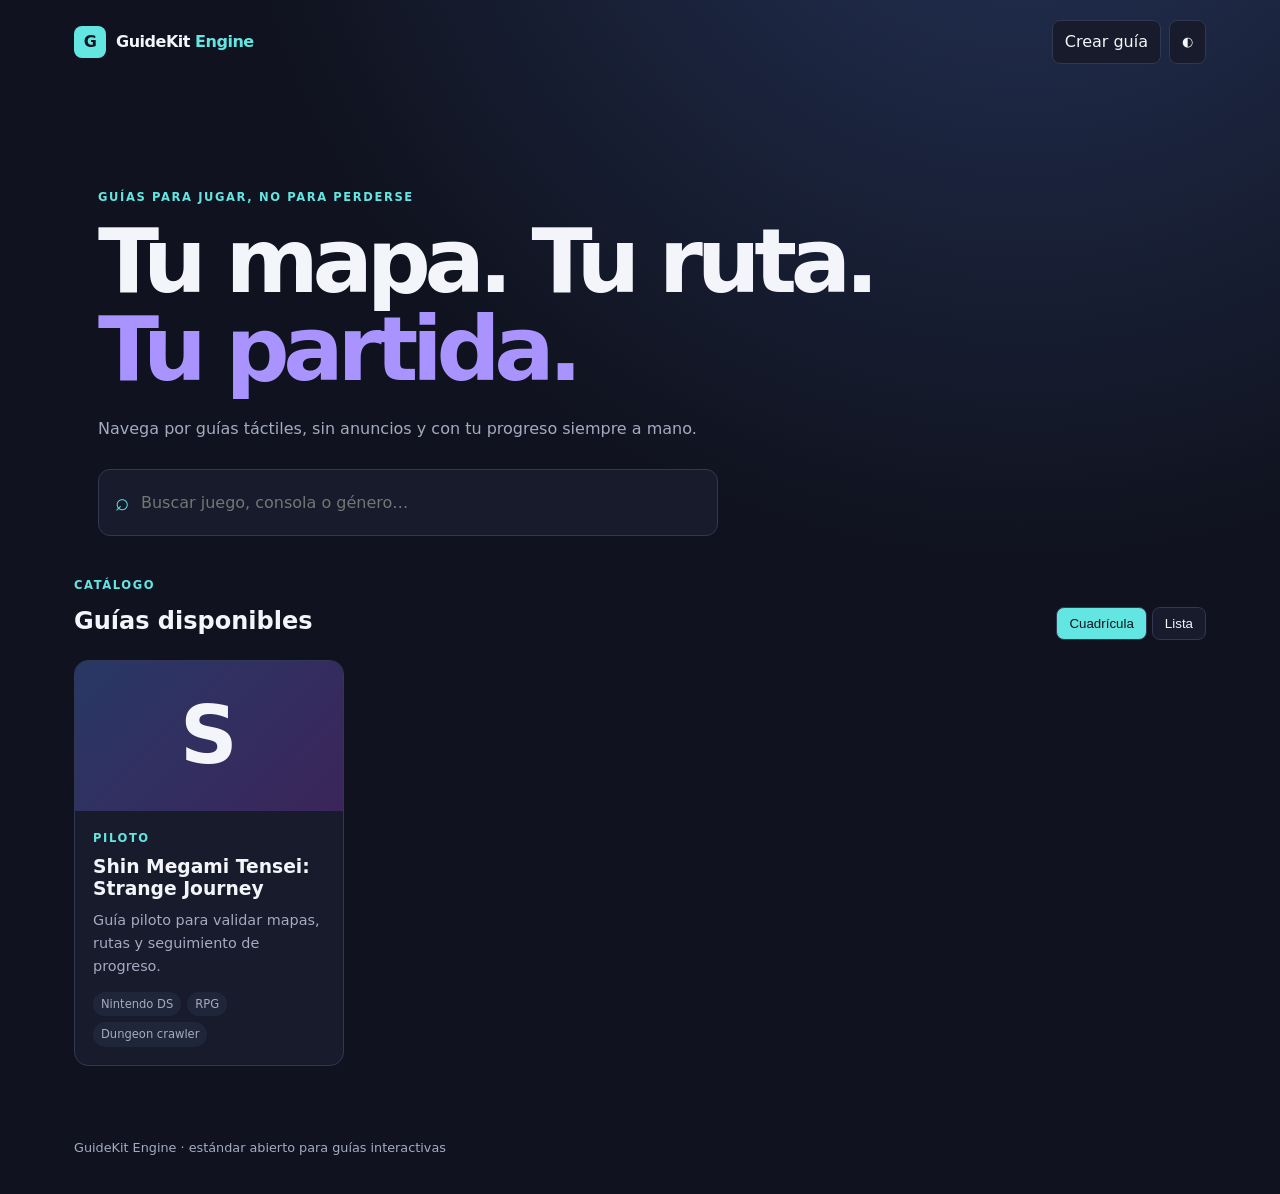
<file: index.html>
<!doctype html>
<html lang="es">
  <head>
    <meta charset="utf-8">
    <meta name="viewport" content="width=device-width, initial-scale=1, viewport-fit=cover">
    <meta name="theme-color" content="#10131f">
    <title>GuideKit Engine | Guías interactivas</title>
    <link rel="manifest" href="manifest.json">
    <link rel="stylesheet" href="src/styles.css">
  </head>
  <body data-page="hub">
    <header class="site-header">
      <a class="brand" href="./" aria-label="GuideKit Engine, inicio">
        <span class="brand-mark">G</span><span>GuideKit <b>Engine</b></span>
      </a>
      <div class="header-actions"><a class="toc-toggle" href="builder/">Crear guía</a><button class="theme-toggle" data-theme-toggle type="button" aria-label="Cambiar tema">◐</button></div>
    </header>
    <main class="hub-shell">
      <section class="hero-panel">
        <p class="eyebrow">GUÍAS PARA JUGAR, NO PARA PERDERSE</p>
        <h1>Tu mapa. Tu ruta.<br><span>Tu partida.</span></h1>
        <p class="hero-copy">Navega por guías táctiles, sin anuncios y con tu progreso siempre a mano.</p>
        <label class="search-field">
          <span aria-hidden="true">⌕</span>
          <input id="guide-search" type="search" placeholder="Buscar juego, consola o género…" autocomplete="off">
        </label>
      </section>
      <section class="catalog-section" aria-labelledby="catalog-title">
        <div class="section-heading">
          <div><p class="eyebrow">CATÁLOGO</p><h2 id="catalog-title">Guías disponibles</h2></div>
          <div class="view-switcher" role="group" aria-label="Vista del catálogo">
            <button class="active" data-view="grid" type="button">Cuadrícula</button>
            <button data-view="list" type="button">Lista</button>
          </div>
        </div>
        <div id="guide-catalog" class="guide-catalog" aria-live="polite"></div>
      </section>
    </main>
    <footer class="site-footer">GuideKit Engine · estándar abierto para guías interactivas</footer>
    <script type="module" src="src/hub.js"></script>
  </body>
</html>
</file>
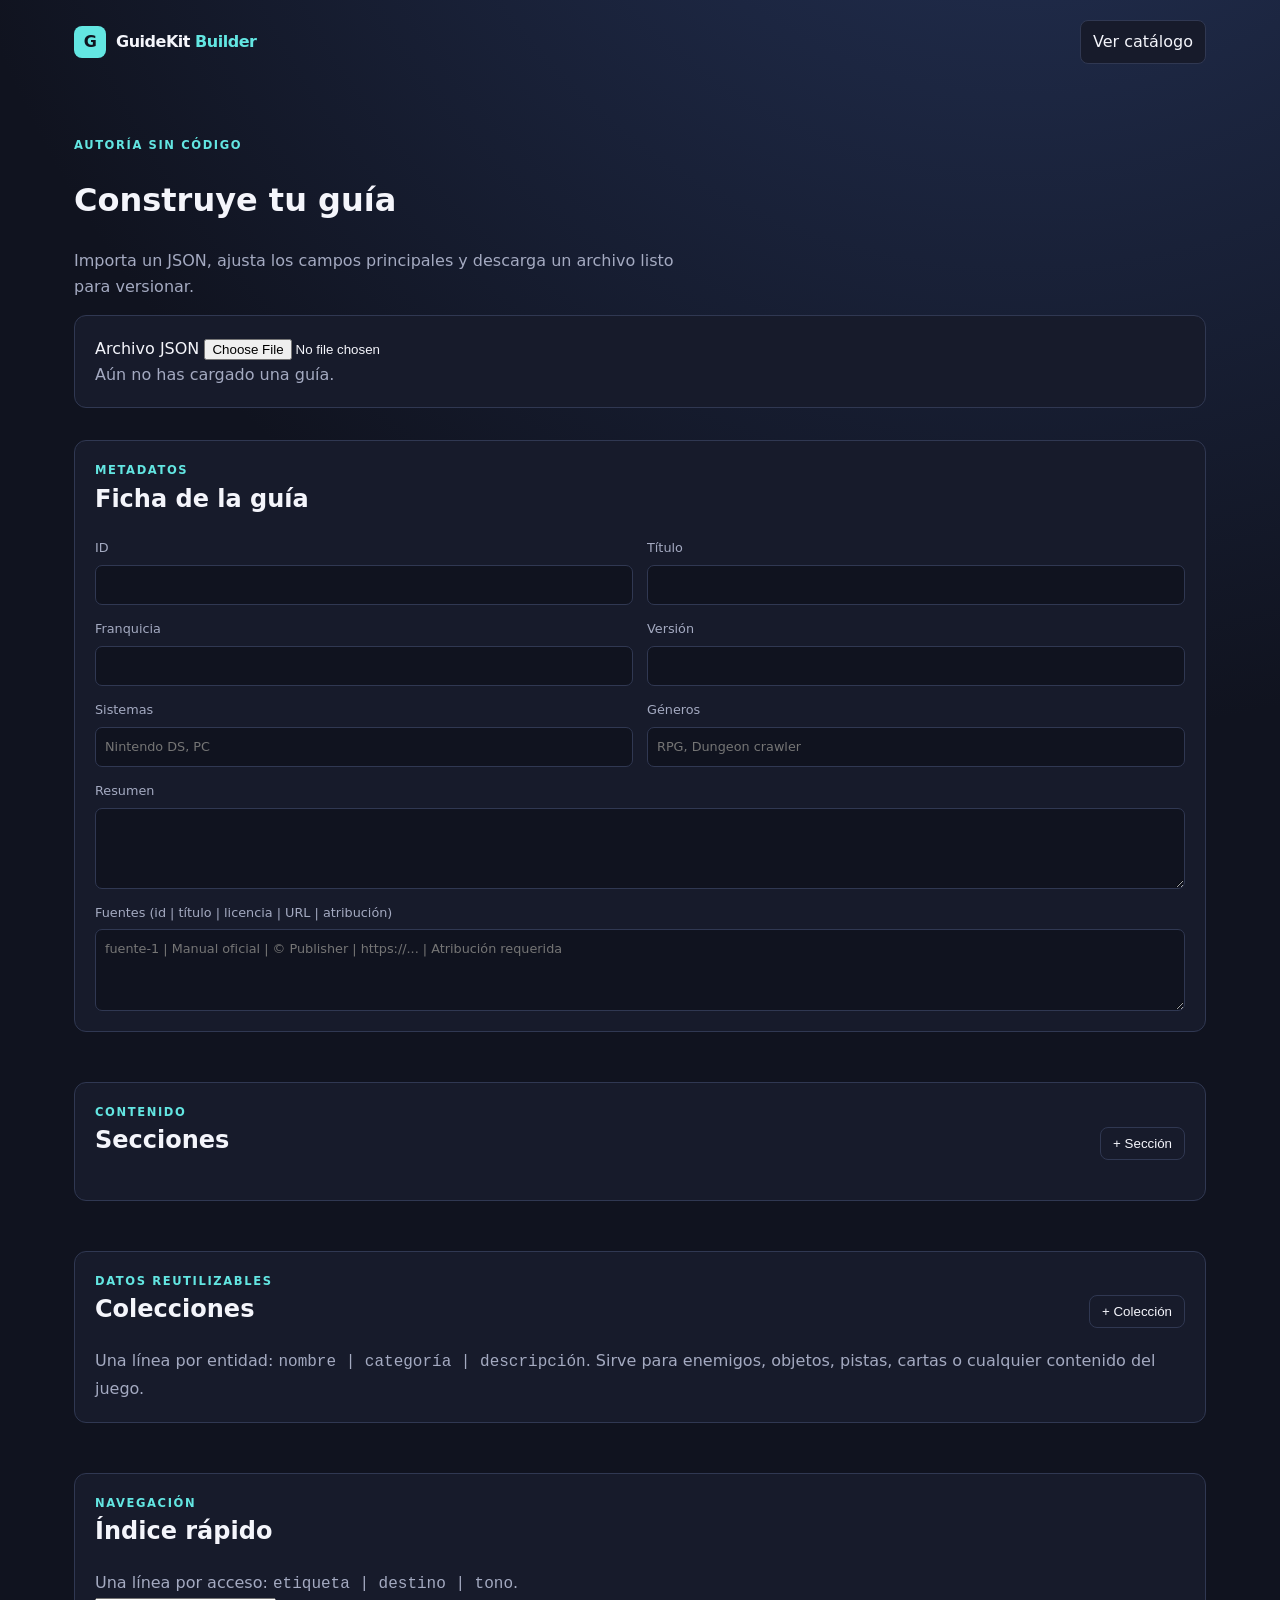
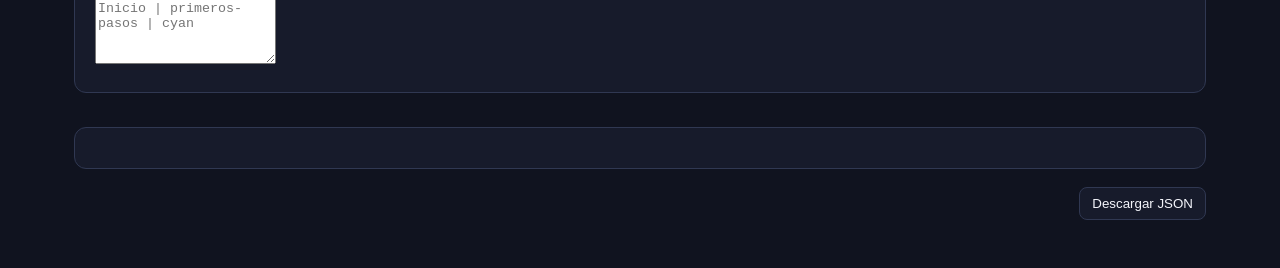
<file: builder/index.html>
<!doctype html>
<html lang="es">
<head>
  <meta charset="utf-8">
  <meta name="viewport" content="width=device-width,initial-scale=1">
  <title>GuideKit | Builder</title>
  <link rel="stylesheet" href="../src/styles.css">
</head>
<body>
  <header class="site-header">
    <a class="brand" href="../"><span class="brand-mark">G</span><span>GuideKit <b>Builder</b></span></a>
    <a class="toc-toggle" href="../">Ver catálogo</a>
  </header>
  <main class="viewer-shell">
    <p class="eyebrow">AUTORÍA SIN CÓDIGO</p>
    <h1>Construye tu guía</h1>
    <p class="hero-copy">Importa un JSON, ajusta los campos principales y descarga un archivo listo para versionar.</p>
    <section class="step-card">
      <label for="json-file">Archivo JSON</label>
      <input id="json-file" type="file" accept="application/json">
      <p id="builder-status" class="section-intro">Aún no has cargado una guía.</p>
    </section>
    <section id="editor" class="builder-editor" hidden>
      <div class="step-card">
        <div class="section-heading"><div><p class="eyebrow">METADATOS</p><h2>Ficha de la guía</h2></div></div>
        <div class="form-grid">
          <label>ID<input data-field="id"></label><label>Título<input data-field="title"></label>
          <label>Franquicia<input data-field="franchise"></label><label>Versión<input data-field="version"></label>
          <label>Sistemas<input data-field="systems" placeholder="Nintendo DS, PC"></label>
          <label>Géneros<input data-field="genres" placeholder="RPG, Dungeon crawler"></label>
          <label class="full-width">Resumen<textarea data-field="summary" rows="3"></textarea></label>
          <label class="full-width">Fuentes (id | título | licencia | URL | atribución)<textarea id="sources-editor" rows="3" placeholder="fuente-1 | Manual oficial | © Publisher | https://... | Atribución requerida"></textarea></label>
        </div>
      </div>
      <div class="step-card">
        <div class="section-heading"><div><p class="eyebrow">CONTENIDO</p><h2>Secciones</h2></div><button id="add-section" class="toc-toggle" type="button">+ Sección</button></div>
        <div id="sections-editor"></div>
      </div>
      <div class="step-card">
        <div class="section-heading"><div><p class="eyebrow">DATOS REUTILIZABLES</p><h2>Colecciones</h2></div><button id="add-collection" class="toc-toggle" type="button">+ Colección</button></div>
        <p class="section-intro">Una línea por entidad: <code>nombre | categoría | descripción</code>. Sirve para enemigos, objetos, pistas, cartas o cualquier contenido del juego.</p>
        <div id="collections-editor"></div>
      </div>
      <div class="step-card">
        <div class="section-heading"><div><p class="eyebrow">NAVEGACIÓN</p><h2>Índice rápido</h2></div></div>
        <p class="section-intro">Una línea por acceso: <code>etiqueta | destino | tono</code>.</p>
        <textarea id="quick-index-editor" rows="4" placeholder="Inicio | primeros-pasos | cyan"></textarea>
      </div>
      <section id="validation-panel" class="validation-panel" aria-live="polite"></section>
      <div class="builder-actions"><button id="download" class="toc-toggle" type="button" disabled>Descargar JSON</button></div>
    </section>
  </main>
  <script type="module" src="builder.js"></script>
</body>
</html>
</file>
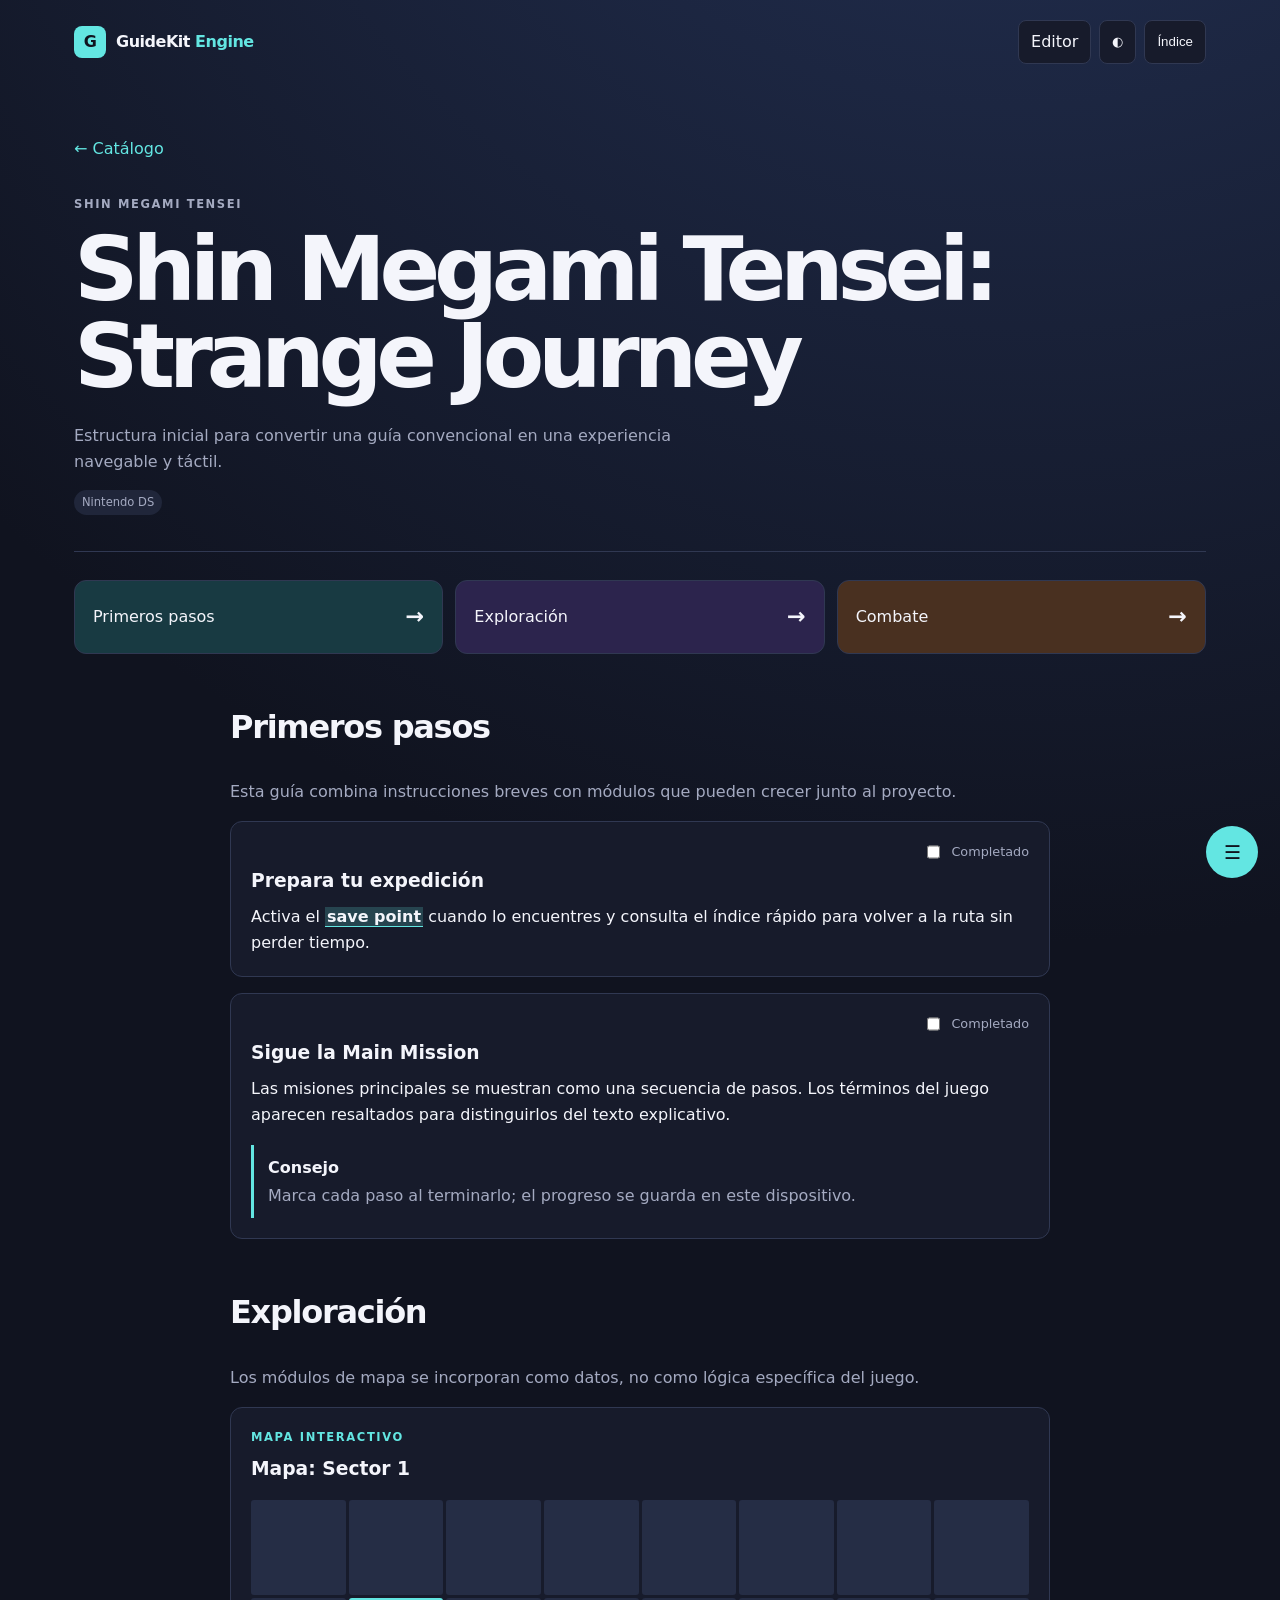
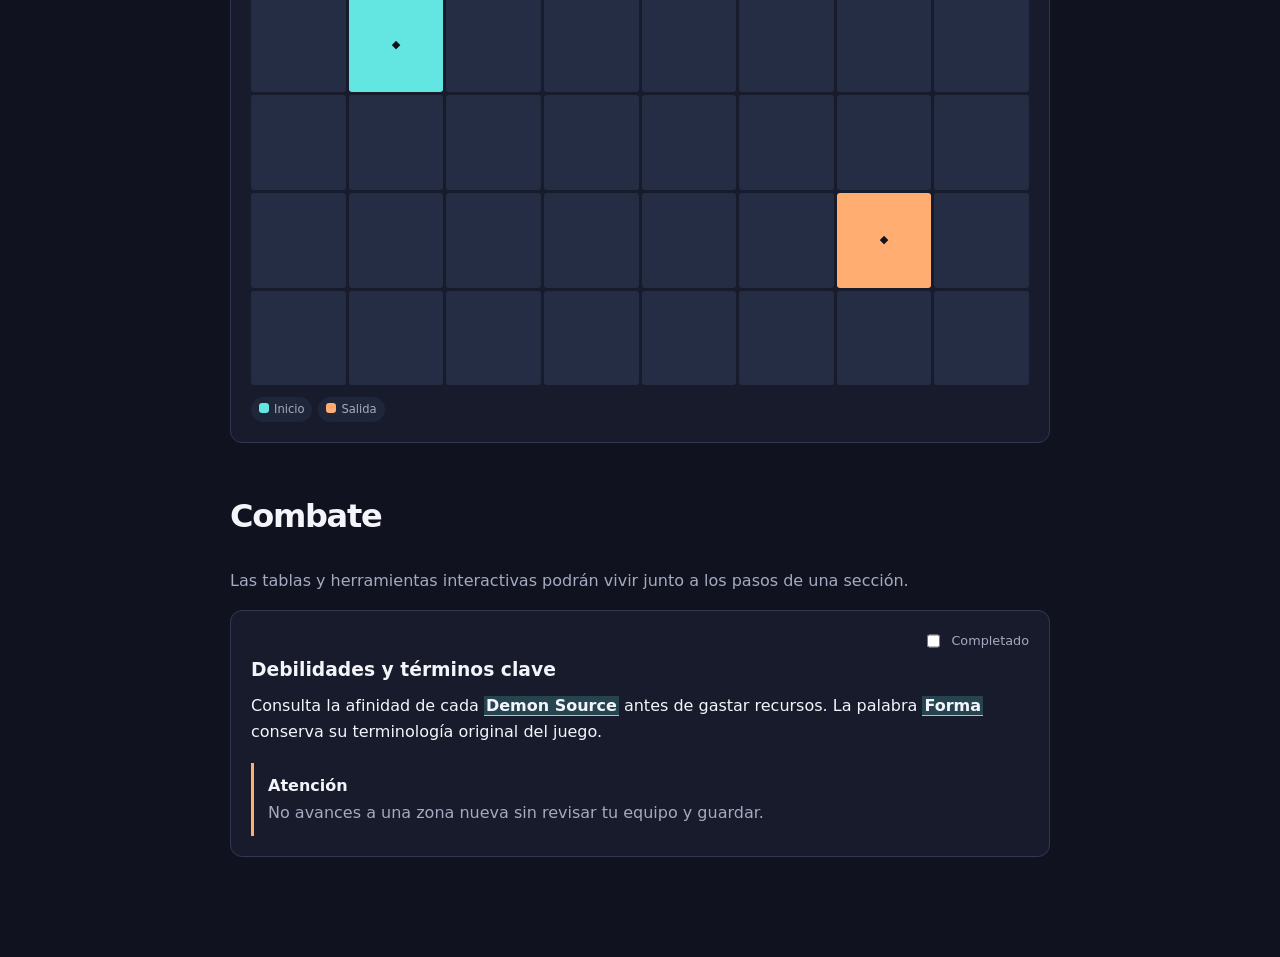
<file: viewer.html>
<!doctype html>
<html lang="es">
  <head>
    <meta charset="utf-8">
    <meta name="viewport" content="width=device-width, initial-scale=1, viewport-fit=cover">
    <meta name="theme-color" content="#10131f">
    <title>GuideKit Engine | Visor</title>
    <link rel="manifest" href="manifest.json">
    <link rel="stylesheet" href="src/styles.css">
  </head>
  <body data-page="viewer">
    <header class="site-header viewer-header">
      <a class="brand" href="./" aria-label="Volver al catálogo"><span class="brand-mark">G</span><span>GuideKit <b>Engine</b></span></a>
      <div class="header-actions"><a class="toc-toggle" href="builder/">Editor</a><button class="theme-toggle" data-theme-toggle type="button" aria-label="Cambiar tema">◐</button><button class="toc-toggle" data-toc-toggle type="button">Índice</button></div>
    </header>
    <main id="viewer-app" class="viewer-shell" aria-live="polite">
      <div class="loading-state">Cargando guía…</div>
    </main>
    <div class="toc-backdrop" data-toc-close hidden></div>
    <aside class="toc-drawer" data-toc-drawer aria-label="Tabla de contenidos"></aside>
    <button class="floating-index" data-toc-toggle type="button" aria-label="Abrir índice">☰</button>
    <script type="module" src="src/viewer.js"></script>
  </body>
</html>
</file>
<file: src/styles.css>
:root{--bg:#10131f;--panel:#171b2b;--panel-2:#20263a;--text:#f4f5fb;--muted:#a4aac1;--line:#303852;--cyan:#63e6e2;--violet:#a994ff;--orange:#ffad70;--shadow:0 18px 50px #05060b66}*{box-sizing:border-box}html{scroll-behavior:smooth}body{margin:0;background:radial-gradient(circle at 80% -20%,#25345a 0,transparent 45%),var(--bg);color:var(--text);font:16px/1.6 Inter,ui-sans-serif,system-ui,sans-serif}a{color:inherit;text-decoration:none}.site-header{align-items:center;display:flex;justify-content:space-between;margin:auto;max-width:1180px;padding:20px 24px}.brand{align-items:center;display:flex;font-weight:700;gap:10px;letter-spacing:-.03em}.brand b{color:var(--cyan)}.brand-mark{align-items:center;background:var(--cyan);border-radius:8px;color:#10131f;display:flex;font-weight:900;height:32px;justify-content:center;width:32px}.theme-toggle,.toc-toggle,.view-switcher button{background:var(--panel);border:1px solid var(--line);border-radius:8px;color:var(--text);cursor:pointer;padding:8px 12px}.hero-panel,.hub-shell,.viewer-shell{margin:auto;max-width:1180px;padding:52px 24px}.hero-panel{padding-bottom:40px}.eyebrow{color:var(--cyan);font-size:.72rem;font-weight:800;letter-spacing:.14em;margin:0 0 8px;text-transform:uppercase}.hero-panel h1,.guide-intro h1{font-size:clamp(2.7rem,7vw,5.8rem);letter-spacing:-.07em;line-height:.98;margin:12px 0 22px}.hero-panel h1 span{color:var(--violet)}.hero-copy,.guide-intro>p{color:var(--muted);max-width:620px}.search-field{align-items:center;background:var(--panel);border:1px solid var(--line);border-radius:12px;display:flex;gap:10px;margin-top:28px;max-width:620px;padding:13px 16px}.search-field span{color:var(--cyan);font-size:1.5rem}.search-field input{background:none;border:0;color:var(--text);font:inherit;outline:0;width:100%}.section-heading{align-items:end;display:flex;justify-content:space-between;margin-bottom:20px}.section-heading h2{margin:0}.view-switcher{display:flex;gap:5px}.view-switcher .active{background:var(--cyan);color:#10131f}.guide-catalog{display:grid;gap:18px;grid-template-columns:repeat(auto-fill,minmax(250px,1fr))}.guide-catalog.list-view{grid-template-columns:1fr}.guide-card{background:var(--panel);border:1px solid var(--line);border-radius:14px;display:flex;flex-direction:column;overflow:hidden;transition:.2s transform,.2s border-color}.guide-card:hover{border-color:var(--cyan);transform:translateY(-3px)}.guide-cover{align-items:center;background:linear-gradient(135deg,#293866,#3b255a);display:flex;font-size:5rem;font-weight:900;height:150px;justify-content:center}.guide-card-body{padding:18px}.guide-card h3{line-height:1.2;margin:4px 0 8px}.guide-card p:not(.eyebrow){color:var(--muted);font-size:.9rem;margin:0 0 14px}.tag-row,.legend{display:flex;flex-wrap:wrap;gap:6px}.tag-row span,.legend span{background:var(--panel-2);border-radius:99px;color:var(--muted);font-size:.72rem;padding:3px 8px}.site-footer{color:var(--muted);font-size:.8rem;margin:auto;max-width:1180px;padding:20px 24px 36px}.guide-intro{border-bottom:1px solid var(--line);padding-bottom:36px}.back-link{color:var(--cyan);display:inline-block;margin-bottom:34px}.quick-index{display:grid;gap:12px;grid-template-columns:repeat(3,1fr);margin:28px 0 46px}.quick-card{align-items:center;border:1px solid var(--line);border-radius:12px;display:flex;justify-content:space-between;padding:18px}.quick-card b{font-size:1.4rem}.tone-cyan{background:#183a42}.tone-violet{background:#2c244d}.tone-orange{background:#493020}.guide-section{margin:48px auto;max-width:820px;scroll-margin-top:24px}.guide-section h2{font-size:2rem;letter-spacing:-.04em}.section-intro{color:var(--muted)}.step-card,.module-card{background:var(--panel);border:1px solid var(--line);border-radius:12px;margin:16px 0;padding:20px}.step-card h3,.module-card h3{margin:4px 0 8px}.step-card p{margin:0}.check-row{color:var(--muted);display:flex;font-size:.8rem;gap:8px;justify-content:flex-end}.check-row input{accent-color:var(--cyan)}mark{background:#65e6e233;border-bottom:1px solid var(--cyan);color:var(--text);padding:0 2px}.callout{border-left:3px solid var(--cyan);display:flex;flex-direction:column;gap:2px;margin-top:18px;padding:10px 14px}.callout-warning{border-color:var(--orange)}.callout-boss{border-color:#ff6e9e}.callout span{color:var(--muted)}.grid-map{display:grid;gap:3px;grid-template-columns:repeat(var(--map-columns),1fr);margin-top:16px}.map-cell{aspect-ratio:1;background:#252d45;border-radius:3px;display:grid;font-size:.7rem;place-items:center}.cell-start{background:var(--cyan);color:#10131f}.cell-exit{background:var(--orange);color:#10131f}.legend{margin-top:12px}.legend i{background:#252d45;border-radius:3px;display:inline-block;height:10px;margin-right:5px;width:10px}.legend i.cell-start{background:var(--cyan)}.legend i.cell-exit{background:var(--orange)}.toc-drawer{background:var(--panel);border-left:1px solid var(--line);height:100vh;max-width:360px;overflow:auto;padding:28px;position:fixed;right:0;top:0;transform:translateX(100%);transition:transform .25s;width:86vw;z-index:5}.toc-drawer.open{transform:none}.toc-drawer ul{list-style:none;margin:12px 0;padding:0}.toc-drawer li{border-bottom:1px solid var(--line);padding:10px 0}.toc-drawer ul ul{margin:0 0 0 12px}.toc-backdrop{background:#0008;inset:0;position:fixed;z-index:4}.floating-index{background:var(--cyan);border:0;border-radius:50%;bottom:22px;color:#10131f;cursor:pointer;font-size:1.2rem;height:52px;position:fixed;right:22px;width:52px;z-index:3}.error-state,.empty-state{color:var(--orange);padding:30px 0}.header-actions{display:flex;gap:8px}@media(max-width:640px){.site-header{padding:16px}.hero-panel,.hub-shell,.viewer-shell{padding:34px 16px}.hero-panel h1,.guide-intro h1{font-size:clamp(2.5rem,14vw,4rem)}.quick-index{grid-template-columns:1fr}.section-heading{align-items:start;flex-direction:column;gap:12px}.guide-catalog.list-view .guide-card{flex-direction:row}.guide-catalog.list-view .guide-cover{height:auto;min-height:140px;width:35%}}
html[data-theme="light"]{--bg:#f4f6fb;--panel:#fff;--panel-2:#e8edf7;--text:#172039;--muted:#59627b;--line:#d6ddec;--shadow:0 18px 50px #7c8aaa22}html[data-theme="light"] body{background:radial-gradient(circle at 80% -20%,#dbe5ff 0,transparent 45%),var(--bg)}
.guide-image{margin:18px 0}.guide-image img{border:1px solid var(--line);border-radius:10px;display:block;height:auto;max-height:520px;object-fit:contain;width:100%}.guide-image figcaption{color:var(--muted);font-size:.8rem;margin-top:6px}.builder-editor{display:grid;gap:18px}.form-grid{display:grid;gap:14px;grid-template-columns:repeat(2,minmax(0,1fr))}.form-grid label,.builder-section>label{color:var(--muted);display:flex;flex-direction:column;font-size:.8rem;gap:6px}.form-grid input,.form-grid textarea,.builder-section textarea{background:var(--bg);border:1px solid var(--line);border-radius:7px;color:var(--text);font:inherit;padding:9px}.full-width{grid-column:1/-1}.builder-section{border-top:1px solid var(--line);display:grid;gap:14px;padding-top:18px}.builder-actions{display:flex;justify-content:flex-end}@media(max-width:640px){.form-grid{grid-template-columns:1fr}.full-width{grid-column:auto}}
.pin-map{background:var(--panel-2);border:1px solid var(--line);min-height:220px;overflow:hidden;position:relative}.pin-map img{display:block;height:100%;object-fit:contain;width:100%}.map-pin{background:var(--cyan);border:2px solid var(--text);border-radius:50%;color:#10131f;cursor:pointer;height:22px;position:absolute;transform:translate(-50%,-50%);width:22px}.pin-boss{background:#ff6e9e}.pin-chest{background:var(--orange)}.timeline{border-left:2px solid var(--cyan);list-style:none;margin:18px 0 0;padding:0 0 0 20px}.timeline li{display:flex;flex-direction:column;margin:0 0 18px;position:relative}.timeline li::before{background:var(--cyan);border-radius:50%;content:"";height:9px;left:-26px;position:absolute;top:8px;width:9px}.timeline span,.decision-tree span{color:var(--muted)}.decision-tree{display:grid;gap:10px;grid-template-columns:repeat(auto-fit,minmax(160px,1fr))}.decision-tree article{background:var(--panel-2);border:1px solid var(--line);border-radius:8px;display:flex;flex-direction:column;padding:12px}
.data-heading{align-items:center;display:flex;gap:14px;justify-content:space-between}.collection-search{align-items:center;background:var(--bg);border:1px solid var(--line);border-radius:7px;color:var(--muted);display:flex;gap:6px;padding:5px 8px}.collection-search input{background:transparent;border:0;color:var(--text);font:inherit;min-width:130px;outline:0}.data-table-wrap{overflow:auto}.data-component table{border-collapse:collapse;min-width:100%;width:max-content}.data-component th,.data-component td{border-bottom:1px solid var(--line);padding:9px 12px;text-align:left;vertical-align:top}.data-component th{color:var(--cyan);font-size:.78rem}.entity-grid{display:grid;gap:10px;grid-template-columns:repeat(auto-fit,minmax(170px,1fr))}.entity-grid article{background:var(--panel-2);border:1px solid var(--line);border-radius:8px;padding:12px}.entity-grid h4{margin:0 0 4px}.entity-grid p{color:var(--muted);font-size:.88rem}.data-category{color:var(--orange);font-size:.75rem}.data-attributes{display:flex;flex-direction:column;font-size:.78rem;gap:3px}@media(max-width:640px){.data-heading{align-items:stretch;flex-direction:column}.collection-search input{width:100%}}
.validation-panel{background:var(--panel);border:1px solid var(--line);border-radius:12px;padding:20px}.validation-status{border-radius:99px;font-size:.75rem;padding:4px 9px}.validation-status.valid{background:#2a604d;color:#a7f3d0}.validation-status.invalid{background:#68383d;color:#fecaca}.validation-list{list-style:none;margin:0;padding:0}.validation-list li{border-top:1px solid var(--line);padding:8px 0}.validation-error{color:#ff9a9a}.validation-warning{color:var(--orange)}
.module-editor{border-top:1px solid var(--line);padding-top:14px}.module-editor h3{margin:0}.grid-editor{background:var(--panel-2);border:1px solid var(--line);border-radius:8px;margin-top:10px;padding:12px}.builder-grid{display:grid;gap:3px;grid-template-columns:repeat(var(--map-columns),minmax(20px,1fr));margin-top:12px;max-width:520px}.builder-map-cell{aspect-ratio:1;background:var(--bg);border:1px solid var(--line);border-radius:3px;color:var(--text);cursor:pointer;font-size:.7rem;padding:0}.builder-map-cell.cell-start{background:var(--cyan);color:#10131f}.builder-map-cell.cell-exit{background:var(--orange);color:#10131f}.builder-map-cell.cell-poi{background:var(--violet);color:#10131f}n;padding:12px}
</file>
